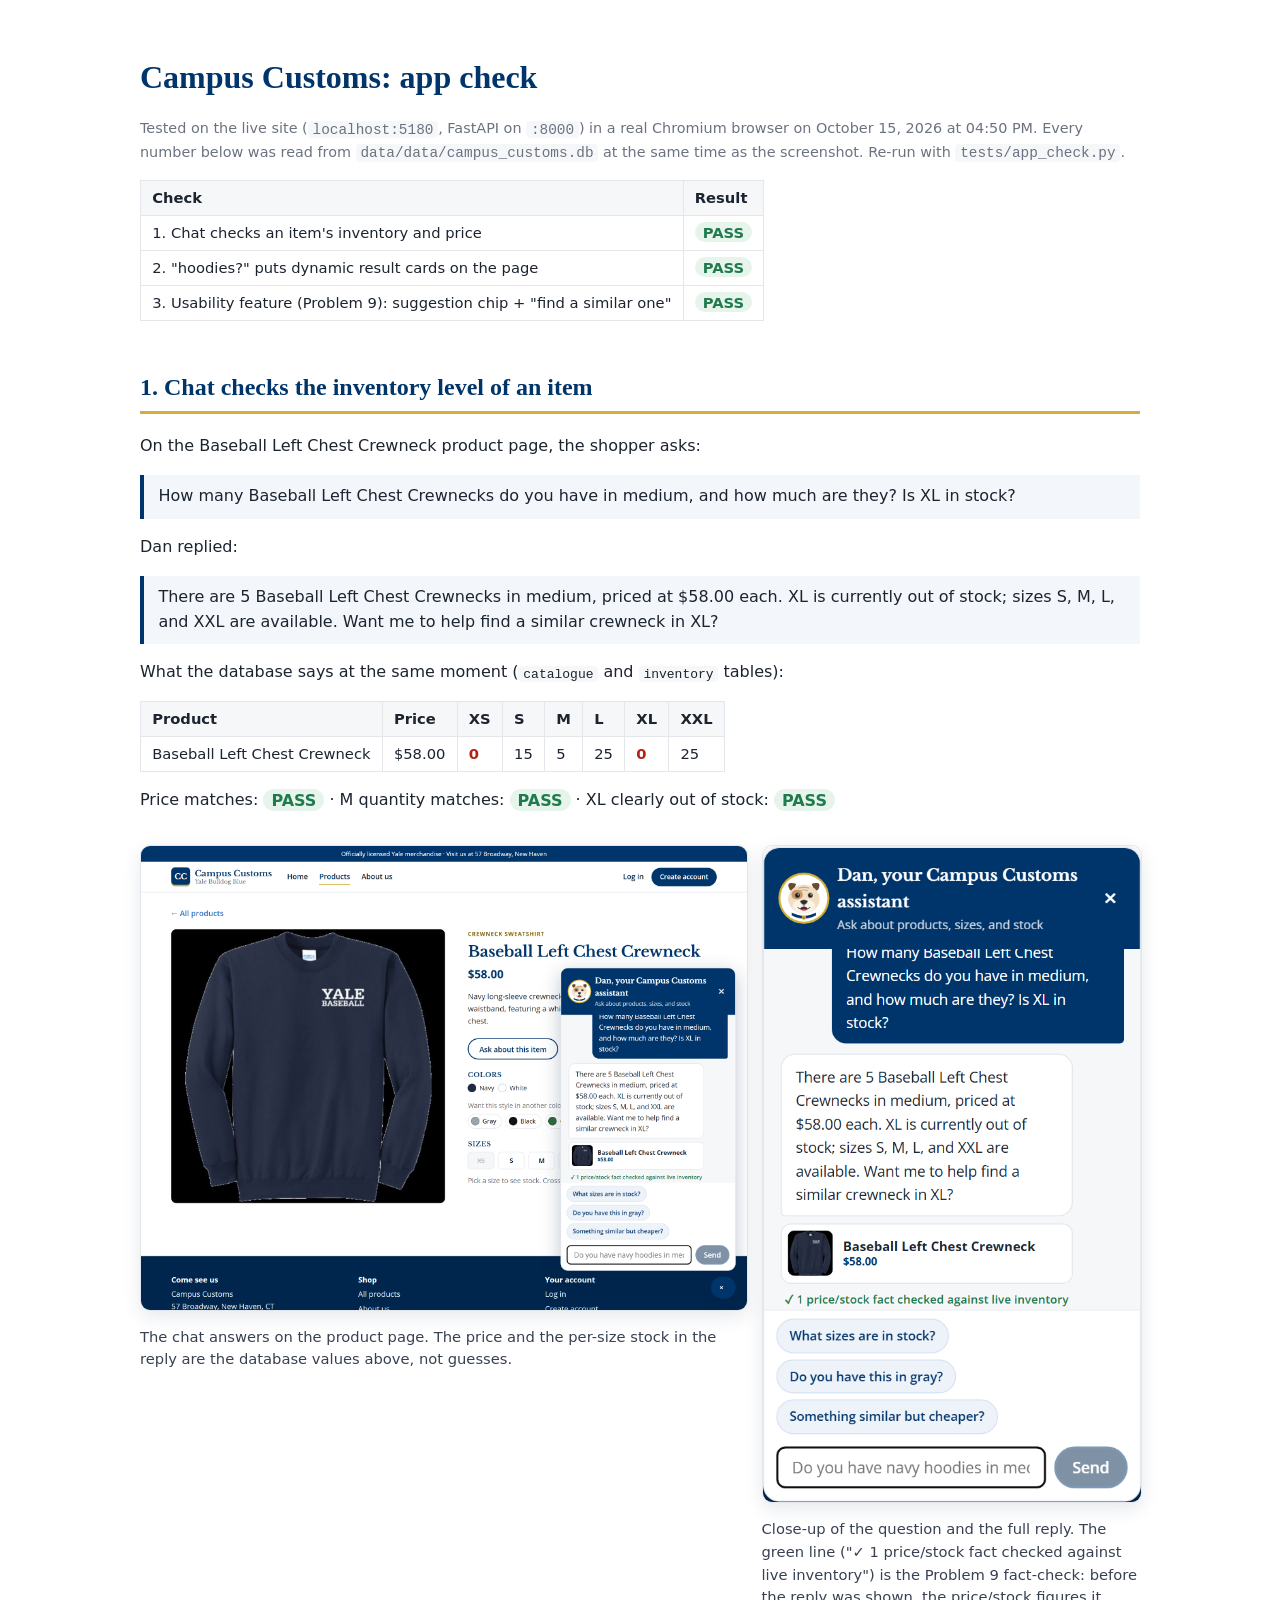
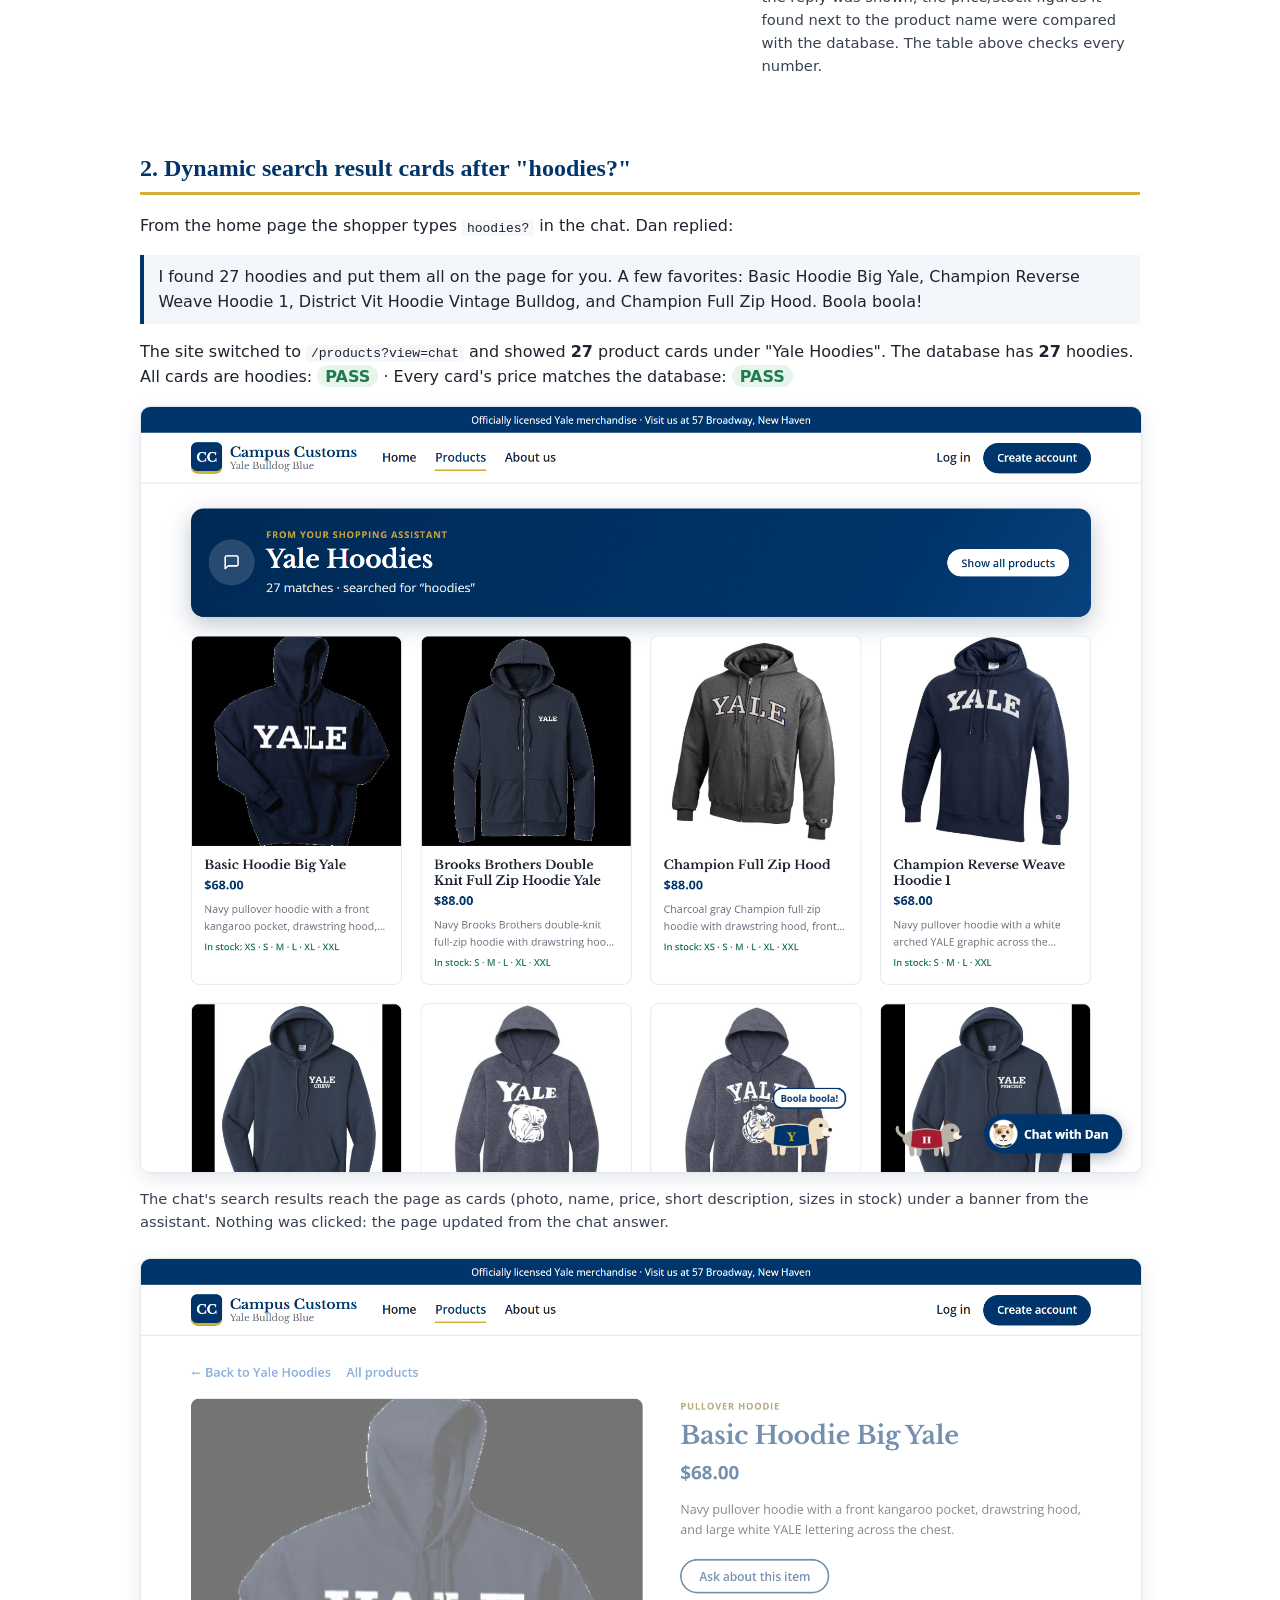
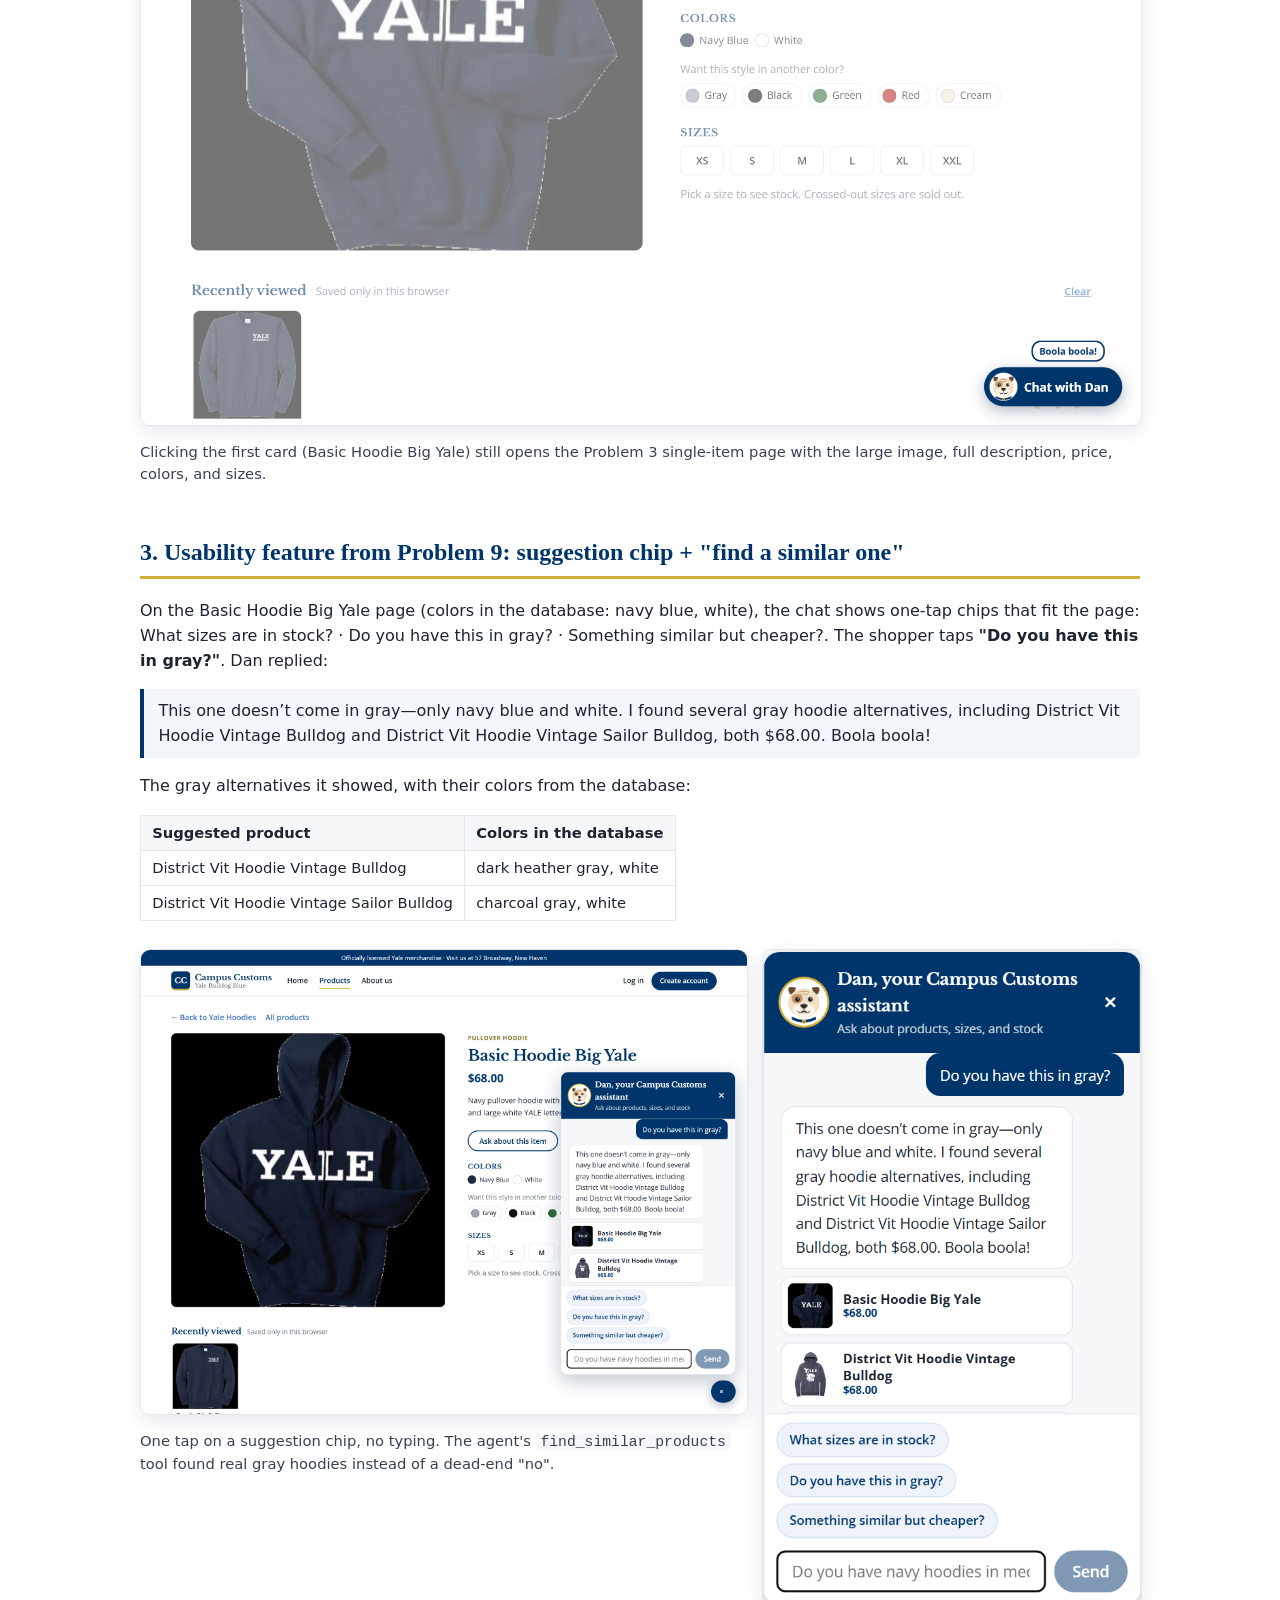
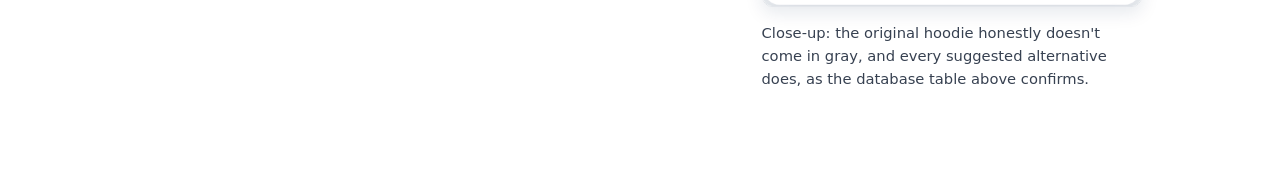
<file: hw4/output/app_check.html>
<!doctype html>
<html lang="en">
<head>
<meta charset="utf-8">
<title>Campus Customs: app check</title>
<style>
  body { font-family: 'Open Sans', system-ui, sans-serif; color: #1c2430; max-width: 1000px; margin: 0 auto; padding: 2rem 1.25rem 4rem; line-height: 1.55; }
  h1, h2 { font-family: Georgia, 'Times New Roman', serif; color: #00356b; }
  h1 { margin-bottom: 0.25rem; }
  h2 { margin-top: 3rem; border-bottom: 3px solid #d4af37; padding-bottom: 0.3rem; }
  .meta { color: #6b7280; font-size: 0.9rem; }
  .summary { border-collapse: collapse; margin: 1rem 0; }
  table { border-collapse: collapse; margin: 0.75rem 0; font-size: 0.92rem; }
  th, td { border: 1px solid #e3e6eb; padding: 0.35rem 0.7rem; text-align: left; }
  th { background: #f6f7f9; }
  td.zero { color: #b42318; font-weight: 700; }
  figure { margin: 1rem 0 1.5rem; }
  img { width: 100%; border: 1px solid #e3e6eb; border-radius: 10px; box-shadow: 0 6px 18px rgba(0, 38, 77, 0.1); }
  .pair { display: grid; grid-template-columns: 1.6fr 1fr; gap: 1rem; align-items: start; }
  figcaption { font-size: 0.92rem; color: #374151; margin-top: 0.45rem; }
  .quote { background: #f3f7fc; border-left: 4px solid #00356b; padding: 0.6rem 0.9rem; margin: 0.6rem 0; white-space: pre-wrap; }
  .pass { background: #e6f4ec; color: #1f7a4d; font-weight: 700; padding: 0.1rem 0.5rem; border-radius: 999px; }
  .fail { background: #fdecea; color: #b42318; font-weight: 700; padding: 0.1rem 0.5rem; border-radius: 999px; }
  code { background: #f6f7f9; padding: 0.05rem 0.3rem; border-radius: 4px; }
</style>
</head>
<body>
<h1>Campus Customs: app check</h1>
<p class="meta">Tested on the live site (<code>localhost:5180</code>, FastAPI on <code>:8000</code>) in a real Chromium browser on October 15, 2026 at 04:50 PM.
Every number below was read from <code>data/data/campus_customs.db</code> at the same time as the screenshot. Re-run with <code>tests/app_check.py</code>.</p>

<table class="summary">
  <tr><th>Check</th><th>Result</th></tr>
  <tr><td>1. Chat checks an item's inventory and price</td><td><span class="pass">PASS</span></td></tr>
  <tr><td>2. "hoodies?" puts dynamic result cards on the page</td><td><span class="pass">PASS</span></td></tr>
  <tr><td>3. Usability feature (Problem 9): suggestion chip + "find a similar one"</td><td><span class="pass">PASS</span></td></tr>
</table>

<h2>1. Chat checks the inventory level of an item</h2>
<p>On the Baseball Left Chest Crewneck product page, the shopper asks:</p>
<div class="quote">How many Baseball Left Chest Crewnecks do you have in medium, and how much are they? Is XL in stock?</div>
<p>Dan replied:</p>
<div class="quote">There are 5 Baseball Left Chest Crewnecks in medium, priced at $58.00 each. XL is currently out of stock; sizes S, M, L, and XXL are available. Want me to help find a similar crewneck in XL?</div>
<p>What the database says at the same moment (<code>catalogue</code> and <code>inventory</code> tables):</p>
<table>
  <tr><th>Product</th><th>Price</th><th>XS</th><th>S</th><th>M</th><th>L</th><th>XL</th><th>XXL</th></tr>
  <tr><td>Baseball Left Chest Crewneck</td><td>$58.00</td><td class="zero">0</td><td class="">15</td><td class="">5</td><td class="">25</td><td class="zero">0</td><td class="">25</td></tr>
</table>
<p>Price matches: <span class="pass">PASS</span> · M quantity matches: <span class="pass">PASS</span> · XL clearly out of stock: <span class="pass">PASS</span></p>
<div class="pair">
  <figure><img src="app_check_images/inventory.png" alt="Product page with the chat answering a stock question">
    <figcaption>The chat answers on the product page. The price and the per-size stock in the reply are the database values above, not guesses.</figcaption></figure>
  <figure><img src="app_check_images/inventory_chat.png" alt="Close-up of the chat reply">
    <figcaption>Close-up of the question and the full reply. The green line ("✓ 1 price/stock fact checked against live inventory") is the Problem 9 fact-check: before the reply was shown, the price/stock figures it found next to the product name were compared with the database. The table above checks every number.</figcaption></figure>
</div>

<h2>2. Dynamic search result cards after "hoodies?"</h2>
<p>From the home page the shopper types <code>hoodies?</code> in the chat. Dan replied:</p>
<div class="quote">I found 27 hoodies and put them all on the page for you. A few favorites: Basic Hoodie Big Yale, Champion Reverse Weave Hoodie 1, District Vit Hoodie Vintage Bulldog, and Champion Full Zip Hood. Boola boola!</div>
<p>The site switched to <code>/products?view=chat</code> and showed <strong>27</strong> product cards under "Yale Hoodies". The database has <strong>27</strong> hoodies.
All cards are hoodies: <span class="pass">PASS</span> · Every card's price matches the database: <span class="pass">PASS</span></p>
<figure><img src="app_check_images/search_results.png" alt="Products page filled with hoodie cards from the chat">
  <figcaption>The chat's search results reach the page as cards (photo, name, price, short description, sizes in stock) under a banner from the assistant. Nothing was clicked: the page updated from the chat answer.</figcaption></figure>
<figure><img src="app_check_images/search_card_detail.png" alt="Single-item page opened from a search card">
  <figcaption>Clicking the first card (Basic Hoodie Big Yale) still opens the Problem 3 single-item page with the large image, full description, price, colors, and sizes.</figcaption></figure>

<h2>3. Usability feature from Problem 9: suggestion chip + "find a similar one"</h2>
<p>On the Basic Hoodie Big Yale page (colors in the database: navy blue, white), the chat shows one-tap chips that fit the page: What sizes are in stock? · Do you have this in gray? · Something similar but cheaper?.
The shopper taps <strong>"Do you have this in gray?"</strong>. Dan replied:</p>
<div class="quote">This one doesn’t come in gray—only navy blue and white. I found several gray hoodie alternatives, including District Vit Hoodie Vintage Bulldog and District Vit Hoodie Vintage Sailor Bulldog, both $68.00. Boola boola!</div>
<p>The gray alternatives it showed, with their colors from the database:</p>
<table><tr><th>Suggested product</th><th>Colors in the database</th></tr><tr><td>District Vit Hoodie Vintage Bulldog</td><td>dark heather gray, white</td></tr><tr><td>District Vit Hoodie Vintage Sailor Bulldog</td><td>charcoal gray, white</td></tr></table>
<div class="pair">
  <figure><img src="app_check_images/usability_gray_chip.png" alt="Product page with the gray suggestion answered">
    <figcaption>One tap on a suggestion chip, no typing. The agent's <code>find_similar_products</code> tool found real gray hoodies instead of a dead-end "no".</figcaption></figure>
  <figure><img src="app_check_images/usability_gray_chip_chat.png" alt="Close-up of chips and gray alternatives">
    <figcaption>Close-up: the original hoodie honestly doesn't come in gray, and every suggested alternative does, as the database table above confirms.</figcaption></figure>
</div>
</body>
</html>
</file>
